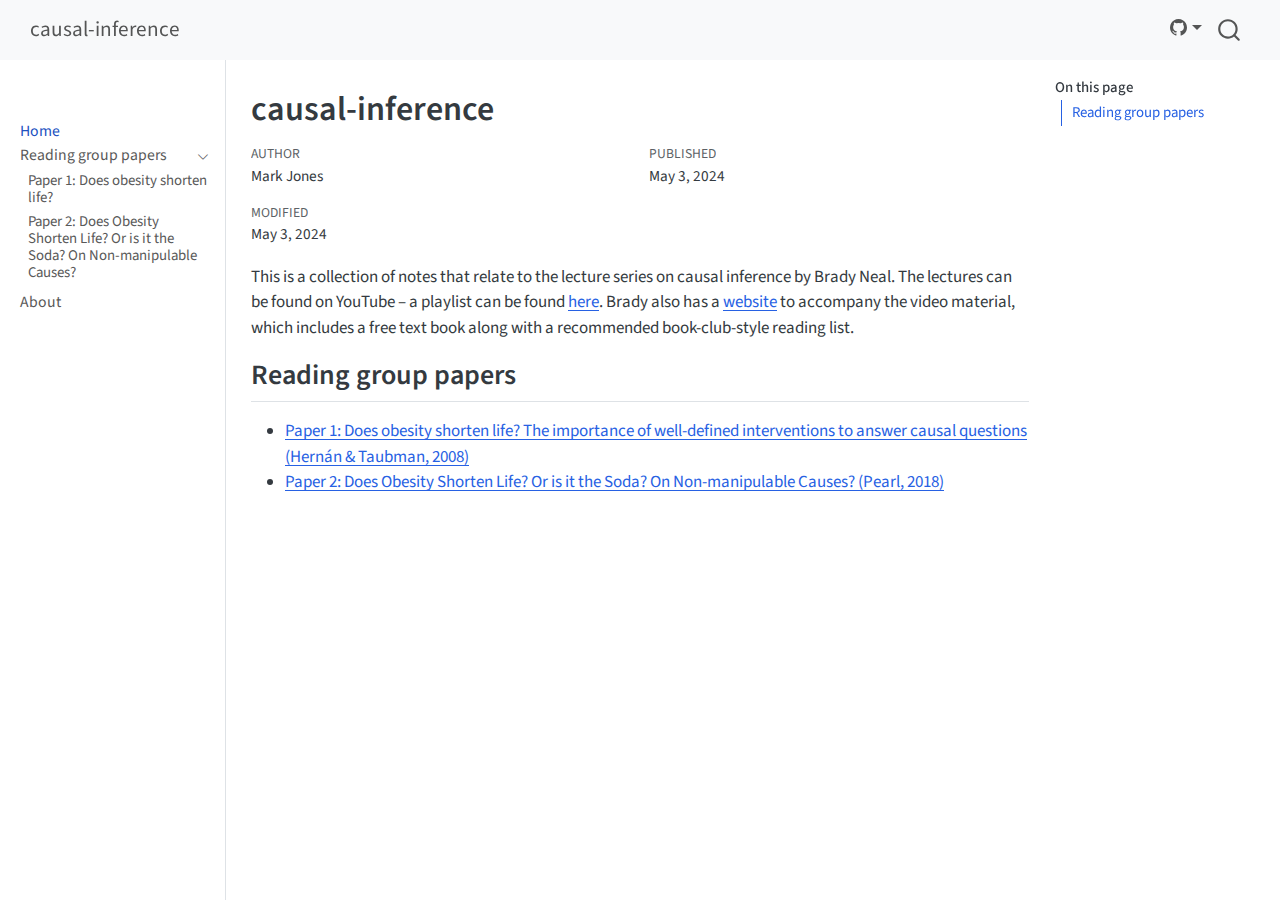
<file: index.html>
<!DOCTYPE html>
<html xmlns="http://www.w3.org/1999/xhtml" lang="en" xml:lang="en"><head>

<meta charset="utf-8">
<meta name="generator" content="quarto-1.4.542">

<meta name="viewport" content="width=device-width, initial-scale=1.0, user-scalable=yes">

<meta name="author" content="Mark Jones">
<meta name="dcterms.date" content="2024-05-03">

<title>causal-inference</title>
<style>
code{white-space: pre-wrap;}
span.smallcaps{font-variant: small-caps;}
div.columns{display: flex; gap: min(4vw, 1.5em);}
div.column{flex: auto; overflow-x: auto;}
div.hanging-indent{margin-left: 1.5em; text-indent: -1.5em;}
ul.task-list{list-style: none;}
ul.task-list li input[type="checkbox"] {
  width: 0.8em;
  margin: 0 0.8em 0.2em -1em; /* quarto-specific, see https://github.com/quarto-dev/quarto-cli/issues/4556 */ 
  vertical-align: middle;
}
</style>


<script src="site_libs/quarto-nav/quarto-nav.js"></script>
<script src="site_libs/quarto-nav/headroom.min.js"></script>
<script src="site_libs/clipboard/clipboard.min.js"></script>
<script src="site_libs/quarto-search/autocomplete.umd.js"></script>
<script src="site_libs/quarto-search/fuse.min.js"></script>
<script src="site_libs/quarto-search/quarto-search.js"></script>
<meta name="quarto:offset" content="./">
<script src="site_libs/quarto-html/quarto.js"></script>
<script src="site_libs/quarto-html/popper.min.js"></script>
<script src="site_libs/quarto-html/tippy.umd.min.js"></script>
<script src="site_libs/quarto-html/anchor.min.js"></script>
<link href="site_libs/quarto-html/tippy.css" rel="stylesheet">
<link href="site_libs/quarto-html/quarto-syntax-highlighting.css" rel="stylesheet" id="quarto-text-highlighting-styles">
<script src="site_libs/bootstrap/bootstrap.min.js"></script>
<link href="site_libs/bootstrap/bootstrap-icons.css" rel="stylesheet">
<link href="site_libs/bootstrap/bootstrap.min.css" rel="stylesheet" id="quarto-bootstrap" data-mode="light">
<script id="quarto-search-options" type="application/json">{
  "location": "navbar",
  "copy-button": false,
  "collapse-after": 3,
  "panel-placement": "end",
  "type": "overlay",
  "limit": 50,
  "keyboard-shortcut": [
    "f",
    "/",
    "s"
  ],
  "show-item-context": false,
  "language": {
    "search-no-results-text": "No results",
    "search-matching-documents-text": "matching documents",
    "search-copy-link-title": "Copy link to search",
    "search-hide-matches-text": "Hide additional matches",
    "search-more-match-text": "more match in this document",
    "search-more-matches-text": "more matches in this document",
    "search-clear-button-title": "Clear",
    "search-text-placeholder": "",
    "search-detached-cancel-button-title": "Cancel",
    "search-submit-button-title": "Submit",
    "search-label": "Search"
  }
}</script>


<link rel="stylesheet" href="styles.css">
</head>

<body class="nav-sidebar docked nav-fixed">

<div id="quarto-search-results"></div>
  <header id="quarto-header" class="headroom fixed-top">
    <nav class="navbar navbar-expand-lg " data-bs-theme="dark">
      <div class="navbar-container container-fluid">
      <div class="navbar-brand-container mx-auto">
    <a class="navbar-brand" href="./index.html">
    <span class="navbar-title">causal-inference</span>
    </a>
  </div>
        <div class="quarto-navbar-tools">
    <div class="dropdown">
      <a href="" title="" id="quarto-navigation-tool-dropdown-0" class="quarto-navigation-tool dropdown-toggle px-1" data-bs-toggle="dropdown" aria-expanded="false" aria-label=""><i class="bi bi-github"></i></a>
      <ul class="dropdown-menu dropdown-menu-end" aria-labelledby="quarto-navigation-tool-dropdown-0">
          <li>
            <a class="dropdown-item quarto-navbar-tools-item" href="https://github.com/maj-biostat/causal-inference">
            Source Code
            </a>
          </li>
          <li>
            <a class="dropdown-item quarto-navbar-tools-item" href="https://github.com/maj-biostat/causal-inference/issues">
            Report a Bug
            </a>
          </li>
      </ul>
    </div>
</div>
          <div id="quarto-search" class="" title="Search"></div>
      </div> <!-- /container-fluid -->
    </nav>
  <nav class="quarto-secondary-nav">
    <div class="container-fluid d-flex">
      <button type="button" class="quarto-btn-toggle btn" data-bs-toggle="collapse" data-bs-target=".quarto-sidebar-collapse-item" aria-controls="quarto-sidebar" aria-expanded="false" aria-label="Toggle sidebar navigation" onclick="if (window.quartoToggleHeadroom) { window.quartoToggleHeadroom(); }">
        <i class="bi bi-layout-text-sidebar-reverse"></i>
      </button>
        <nav class="quarto-page-breadcrumbs" aria-label="breadcrumb"><ol class="breadcrumb"><li class="breadcrumb-item"><a href="./index.html">Home</a></li></ol></nav>
        <a class="flex-grow-1" role="button" data-bs-toggle="collapse" data-bs-target=".quarto-sidebar-collapse-item" aria-controls="quarto-sidebar" aria-expanded="false" aria-label="Toggle sidebar navigation" onclick="if (window.quartoToggleHeadroom) { window.quartoToggleHeadroom(); }">      
        </a>
      <button type="button" class="btn quarto-search-button" aria-label="" onclick="window.quartoOpenSearch();">
        <i class="bi bi-search"></i>
      </button>
    </div>
  </nav>
</header>
<!-- content -->
<div id="quarto-content" class="quarto-container page-columns page-rows-contents page-layout-article page-navbar">
<!-- sidebar -->
  <nav id="quarto-sidebar" class="sidebar collapse collapse-horizontal quarto-sidebar-collapse-item sidebar-navigation docked overflow-auto">
        <div class="mt-2 flex-shrink-0 align-items-center">
        <div class="sidebar-search">
        <div id="quarto-search" class="" title="Search"></div>
        </div>
        </div>
    <div class="sidebar-menu-container"> 
    <ul class="list-unstyled mt-1">
        <li class="sidebar-item">
  <div class="sidebar-item-container"> 
  <a href="./index.html" class="sidebar-item-text sidebar-link active">
 <span class="menu-text">Home</span></a>
  </div>
</li>
        <li class="sidebar-item sidebar-item-section">
      <div class="sidebar-item-container"> 
            <a class="sidebar-item-text sidebar-link text-start" data-bs-toggle="collapse" data-bs-target="#quarto-sidebar-section-1" aria-expanded="true">
 <span class="menu-text">Reading group papers</span></a>
          <a class="sidebar-item-toggle text-start" data-bs-toggle="collapse" data-bs-target="#quarto-sidebar-section-1" aria-expanded="true" aria-label="Toggle section">
            <i class="bi bi-chevron-right ms-2"></i>
          </a> 
      </div>
      <ul id="quarto-sidebar-section-1" class="collapse list-unstyled sidebar-section depth1 show">  
          <li class="sidebar-item">
  <div class="sidebar-item-container"> 
  <a href="./reading-group-paper-01.html" class="sidebar-item-text sidebar-link">
 <span class="menu-text">Paper 1: Does obesity shorten life?</span></a>
  </div>
</li>
          <li class="sidebar-item">
  <div class="sidebar-item-container"> 
  <a href="./reading-group-paper-02.html" class="sidebar-item-text sidebar-link">
 <span class="menu-text">Paper 2: Does Obesity Shorten Life? Or is it the Soda? On Non-manipulable Causes?</span></a>
  </div>
</li>
      </ul>
  </li>
        <li class="sidebar-item">
  <div class="sidebar-item-container"> 
  <a href="./about.html" class="sidebar-item-text sidebar-link">
 <span class="menu-text">About</span></a>
  </div>
</li>
    </ul>
    </div>
</nav>
<div id="quarto-sidebar-glass" class="quarto-sidebar-collapse-item" data-bs-toggle="collapse" data-bs-target=".quarto-sidebar-collapse-item"></div>
<!-- margin-sidebar -->
    <div id="quarto-margin-sidebar" class="sidebar margin-sidebar">
        <nav id="TOC" role="doc-toc" class="toc-active">
    <h2 id="toc-title">On this page</h2>
   
  <ul>
  <li><a href="#reading-group-papers" id="toc-reading-group-papers" class="nav-link active" data-scroll-target="#reading-group-papers">Reading group papers</a></li>
  </ul>
</nav>
    </div>
<!-- main -->
<main class="content" id="quarto-document-content">

<header id="title-block-header" class="quarto-title-block default">
<div class="quarto-title">
<h1 class="title">causal-inference</h1>
</div>



<div class="quarto-title-meta">

    <div>
    <div class="quarto-title-meta-heading">Author</div>
    <div class="quarto-title-meta-contents">
             <p>Mark Jones </p>
          </div>
  </div>
    
    <div>
    <div class="quarto-title-meta-heading">Published</div>
    <div class="quarto-title-meta-contents">
      <p class="date">May 3, 2024</p>
    </div>
  </div>
  
    <div>
    <div class="quarto-title-meta-heading">Modified</div>
    <div class="quarto-title-meta-contents">
      <p class="date-modified">May 3, 2024</p>
    </div>
  </div>
    
  </div>
  


</header>


<p>This is a collection of notes that relate to the lecture series on causal inference by Brady Neal. The lectures can be found on YouTube – a playlist can be found <a href="https://www.youtube.com/playlist?list=PLoazKTcS0Rzb6bb9L508cyJ1z-U9iWkA0" target="_blank">here</a>. Brady also has a <a href="https://www.bradyneal.com/causal-inference-course" target="_blank">website</a> to accompany the video material, which includes a free text book along with a recommended book-club-style reading list.</p>
<section id="reading-group-papers" class="level2">
<h2 class="anchored" data-anchor-id="reading-group-papers">Reading group papers</h2>
<ul>
<li><a href="./reading-group-paper-01.html">Paper 1: Does obesity shorten life? The importance of well-defined interventions to answer causal questions (Hernán &amp; Taubman, 2008)</a></li>
<li><a href="./reading-group-paper-02.html">Paper 2: Does Obesity Shorten Life? Or is it the Soda? On Non-manipulable Causes? (Pearl, 2018)</a></li>
</ul>


</section>

</main> <!-- /main -->
<script id="quarto-html-after-body" type="application/javascript">
window.document.addEventListener("DOMContentLoaded", function (event) {
  const toggleBodyColorMode = (bsSheetEl) => {
    const mode = bsSheetEl.getAttribute("data-mode");
    const bodyEl = window.document.querySelector("body");
    if (mode === "dark") {
      bodyEl.classList.add("quarto-dark");
      bodyEl.classList.remove("quarto-light");
    } else {
      bodyEl.classList.add("quarto-light");
      bodyEl.classList.remove("quarto-dark");
    }
  }
  const toggleBodyColorPrimary = () => {
    const bsSheetEl = window.document.querySelector("link#quarto-bootstrap");
    if (bsSheetEl) {
      toggleBodyColorMode(bsSheetEl);
    }
  }
  toggleBodyColorPrimary();  
  const icon = "";
  const anchorJS = new window.AnchorJS();
  anchorJS.options = {
    placement: 'right',
    icon: icon
  };
  anchorJS.add('.anchored');
  const isCodeAnnotation = (el) => {
    for (const clz of el.classList) {
      if (clz.startsWith('code-annotation-')) {                     
        return true;
      }
    }
    return false;
  }
  const clipboard = new window.ClipboardJS('.code-copy-button', {
    text: function(trigger) {
      const codeEl = trigger.previousElementSibling.cloneNode(true);
      for (const childEl of codeEl.children) {
        if (isCodeAnnotation(childEl)) {
          childEl.remove();
        }
      }
      return codeEl.innerText;
    }
  });
  clipboard.on('success', function(e) {
    // button target
    const button = e.trigger;
    // don't keep focus
    button.blur();
    // flash "checked"
    button.classList.add('code-copy-button-checked');
    var currentTitle = button.getAttribute("title");
    button.setAttribute("title", "Copied!");
    let tooltip;
    if (window.bootstrap) {
      button.setAttribute("data-bs-toggle", "tooltip");
      button.setAttribute("data-bs-placement", "left");
      button.setAttribute("data-bs-title", "Copied!");
      tooltip = new bootstrap.Tooltip(button, 
        { trigger: "manual", 
          customClass: "code-copy-button-tooltip",
          offset: [0, -8]});
      tooltip.show();    
    }
    setTimeout(function() {
      if (tooltip) {
        tooltip.hide();
        button.removeAttribute("data-bs-title");
        button.removeAttribute("data-bs-toggle");
        button.removeAttribute("data-bs-placement");
      }
      button.setAttribute("title", currentTitle);
      button.classList.remove('code-copy-button-checked');
    }, 1000);
    // clear code selection
    e.clearSelection();
  });
  function tippyHover(el, contentFn, onTriggerFn, onUntriggerFn) {
    const config = {
      allowHTML: true,
      maxWidth: 500,
      delay: 100,
      arrow: false,
      appendTo: function(el) {
          return el.parentElement;
      },
      interactive: true,
      interactiveBorder: 10,
      theme: 'quarto',
      placement: 'bottom-start',
    };
    if (contentFn) {
      config.content = contentFn;
    }
    if (onTriggerFn) {
      config.onTrigger = onTriggerFn;
    }
    if (onUntriggerFn) {
      config.onUntrigger = onUntriggerFn;
    }
    window.tippy(el, config); 
  }
  const noterefs = window.document.querySelectorAll('a[role="doc-noteref"]');
  for (var i=0; i<noterefs.length; i++) {
    const ref = noterefs[i];
    tippyHover(ref, function() {
      // use id or data attribute instead here
      let href = ref.getAttribute('data-footnote-href') || ref.getAttribute('href');
      try { href = new URL(href).hash; } catch {}
      const id = href.replace(/^#\/?/, "");
      const note = window.document.getElementById(id);
      return note.innerHTML;
    });
  }
  const xrefs = window.document.querySelectorAll('a.quarto-xref');
  const processXRef = (id, note) => {
    // Strip column container classes
    const stripColumnClz = (el) => {
      el.classList.remove("page-full", "page-columns");
      if (el.children) {
        for (const child of el.children) {
          stripColumnClz(child);
        }
      }
    }
    stripColumnClz(note)
    if (id === null || id.startsWith('sec-')) {
      // Special case sections, only their first couple elements
      const container = document.createElement("div");
      if (note.children && note.children.length > 2) {
        container.appendChild(note.children[0].cloneNode(true));
        for (let i = 1; i < note.children.length; i++) {
          const child = note.children[i];
          if (child.tagName === "P" && child.innerText === "") {
            continue;
          } else {
            container.appendChild(child.cloneNode(true));
            break;
          }
        }
        if (window.Quarto?.typesetMath) {
          window.Quarto.typesetMath(container);
        }
        return container.innerHTML
      } else {
        if (window.Quarto?.typesetMath) {
          window.Quarto.typesetMath(note);
        }
        return note.innerHTML;
      }
    } else {
      // Remove any anchor links if they are present
      const anchorLink = note.querySelector('a.anchorjs-link');
      if (anchorLink) {
        anchorLink.remove();
      }
      if (window.Quarto?.typesetMath) {
        window.Quarto.typesetMath(note);
      }
      return note.innerHTML;
    }
  }
  for (var i=0; i<xrefs.length; i++) {
    const xref = xrefs[i];
    tippyHover(xref, undefined, function(instance) {
      instance.disable();
      let url = xref.getAttribute('href');
      let hash = undefined; 
      if (url.startsWith('#')) {
        hash = url;
      } else {
        try { hash = new URL(url).hash; } catch {}
      }
      if (hash) {
        const id = hash.replace(/^#\/?/, "");
        const note = window.document.getElementById(id);
        if (note !== null) {
          try {
            const html = processXRef(id, note.cloneNode(true));
            instance.setContent(html);
          } finally {
            instance.enable();
            instance.show();
          }
        } else {
          // See if we can fetch this
          fetch(url.split('#')[0])
          .then(res => res.text())
          .then(html => {
            const parser = new DOMParser();
            const htmlDoc = parser.parseFromString(html, "text/html");
            const note = htmlDoc.getElementById(id);
            if (note !== null) {
              const html = processXRef(id, note);
              instance.setContent(html);
            } 
          }).finally(() => {
            instance.enable();
            instance.show();
          });
        }
      } else {
        // See if we can fetch a full url (with no hash to target)
        // This is a special case and we should probably do some content thinning / targeting
        fetch(url)
        .then(res => res.text())
        .then(html => {
          const parser = new DOMParser();
          const htmlDoc = parser.parseFromString(html, "text/html");
          const note = htmlDoc.querySelector('main.content');
          if (note !== null) {
            // This should only happen for chapter cross references
            // (since there is no id in the URL)
            // remove the first header
            if (note.children.length > 0 && note.children[0].tagName === "HEADER") {
              note.children[0].remove();
            }
            const html = processXRef(null, note);
            instance.setContent(html);
          } 
        }).finally(() => {
          instance.enable();
          instance.show();
        });
      }
    }, function(instance) {
    });
  }
      let selectedAnnoteEl;
      const selectorForAnnotation = ( cell, annotation) => {
        let cellAttr = 'data-code-cell="' + cell + '"';
        let lineAttr = 'data-code-annotation="' +  annotation + '"';
        const selector = 'span[' + cellAttr + '][' + lineAttr + ']';
        return selector;
      }
      const selectCodeLines = (annoteEl) => {
        const doc = window.document;
        const targetCell = annoteEl.getAttribute("data-target-cell");
        const targetAnnotation = annoteEl.getAttribute("data-target-annotation");
        const annoteSpan = window.document.querySelector(selectorForAnnotation(targetCell, targetAnnotation));
        const lines = annoteSpan.getAttribute("data-code-lines").split(",");
        const lineIds = lines.map((line) => {
          return targetCell + "-" + line;
        })
        let top = null;
        let height = null;
        let parent = null;
        if (lineIds.length > 0) {
            //compute the position of the single el (top and bottom and make a div)
            const el = window.document.getElementById(lineIds[0]);
            top = el.offsetTop;
            height = el.offsetHeight;
            parent = el.parentElement.parentElement;
          if (lineIds.length > 1) {
            const lastEl = window.document.getElementById(lineIds[lineIds.length - 1]);
            const bottom = lastEl.offsetTop + lastEl.offsetHeight;
            height = bottom - top;
          }
          if (top !== null && height !== null && parent !== null) {
            // cook up a div (if necessary) and position it 
            let div = window.document.getElementById("code-annotation-line-highlight");
            if (div === null) {
              div = window.document.createElement("div");
              div.setAttribute("id", "code-annotation-line-highlight");
              div.style.position = 'absolute';
              parent.appendChild(div);
            }
            div.style.top = top - 2 + "px";
            div.style.height = height + 4 + "px";
            div.style.left = 0;
            let gutterDiv = window.document.getElementById("code-annotation-line-highlight-gutter");
            if (gutterDiv === null) {
              gutterDiv = window.document.createElement("div");
              gutterDiv.setAttribute("id", "code-annotation-line-highlight-gutter");
              gutterDiv.style.position = 'absolute';
              const codeCell = window.document.getElementById(targetCell);
              const gutter = codeCell.querySelector('.code-annotation-gutter');
              gutter.appendChild(gutterDiv);
            }
            gutterDiv.style.top = top - 2 + "px";
            gutterDiv.style.height = height + 4 + "px";
          }
          selectedAnnoteEl = annoteEl;
        }
      };
      const unselectCodeLines = () => {
        const elementsIds = ["code-annotation-line-highlight", "code-annotation-line-highlight-gutter"];
        elementsIds.forEach((elId) => {
          const div = window.document.getElementById(elId);
          if (div) {
            div.remove();
          }
        });
        selectedAnnoteEl = undefined;
      };
        // Handle positioning of the toggle
    window.addEventListener(
      "resize",
      throttle(() => {
        elRect = undefined;
        if (selectedAnnoteEl) {
          selectCodeLines(selectedAnnoteEl);
        }
      }, 10)
    );
    function throttle(fn, ms) {
    let throttle = false;
    let timer;
      return (...args) => {
        if(!throttle) { // first call gets through
            fn.apply(this, args);
            throttle = true;
        } else { // all the others get throttled
            if(timer) clearTimeout(timer); // cancel #2
            timer = setTimeout(() => {
              fn.apply(this, args);
              timer = throttle = false;
            }, ms);
        }
      };
    }
      // Attach click handler to the DT
      const annoteDls = window.document.querySelectorAll('dt[data-target-cell]');
      for (const annoteDlNode of annoteDls) {
        annoteDlNode.addEventListener('click', (event) => {
          const clickedEl = event.target;
          if (clickedEl !== selectedAnnoteEl) {
            unselectCodeLines();
            const activeEl = window.document.querySelector('dt[data-target-cell].code-annotation-active');
            if (activeEl) {
              activeEl.classList.remove('code-annotation-active');
            }
            selectCodeLines(clickedEl);
            clickedEl.classList.add('code-annotation-active');
          } else {
            // Unselect the line
            unselectCodeLines();
            clickedEl.classList.remove('code-annotation-active');
          }
        });
      }
  const findCites = (el) => {
    const parentEl = el.parentElement;
    if (parentEl) {
      const cites = parentEl.dataset.cites;
      if (cites) {
        return {
          el,
          cites: cites.split(' ')
        };
      } else {
        return findCites(el.parentElement)
      }
    } else {
      return undefined;
    }
  };
  var bibliorefs = window.document.querySelectorAll('a[role="doc-biblioref"]');
  for (var i=0; i<bibliorefs.length; i++) {
    const ref = bibliorefs[i];
    const citeInfo = findCites(ref);
    if (citeInfo) {
      tippyHover(citeInfo.el, function() {
        var popup = window.document.createElement('div');
        citeInfo.cites.forEach(function(cite) {
          var citeDiv = window.document.createElement('div');
          citeDiv.classList.add('hanging-indent');
          citeDiv.classList.add('csl-entry');
          var biblioDiv = window.document.getElementById('ref-' + cite);
          if (biblioDiv) {
            citeDiv.innerHTML = biblioDiv.innerHTML;
          }
          popup.appendChild(citeDiv);
        });
        return popup.innerHTML;
      });
    }
  }
});
</script>
</div> <!-- /content -->




</body></html>
</file>
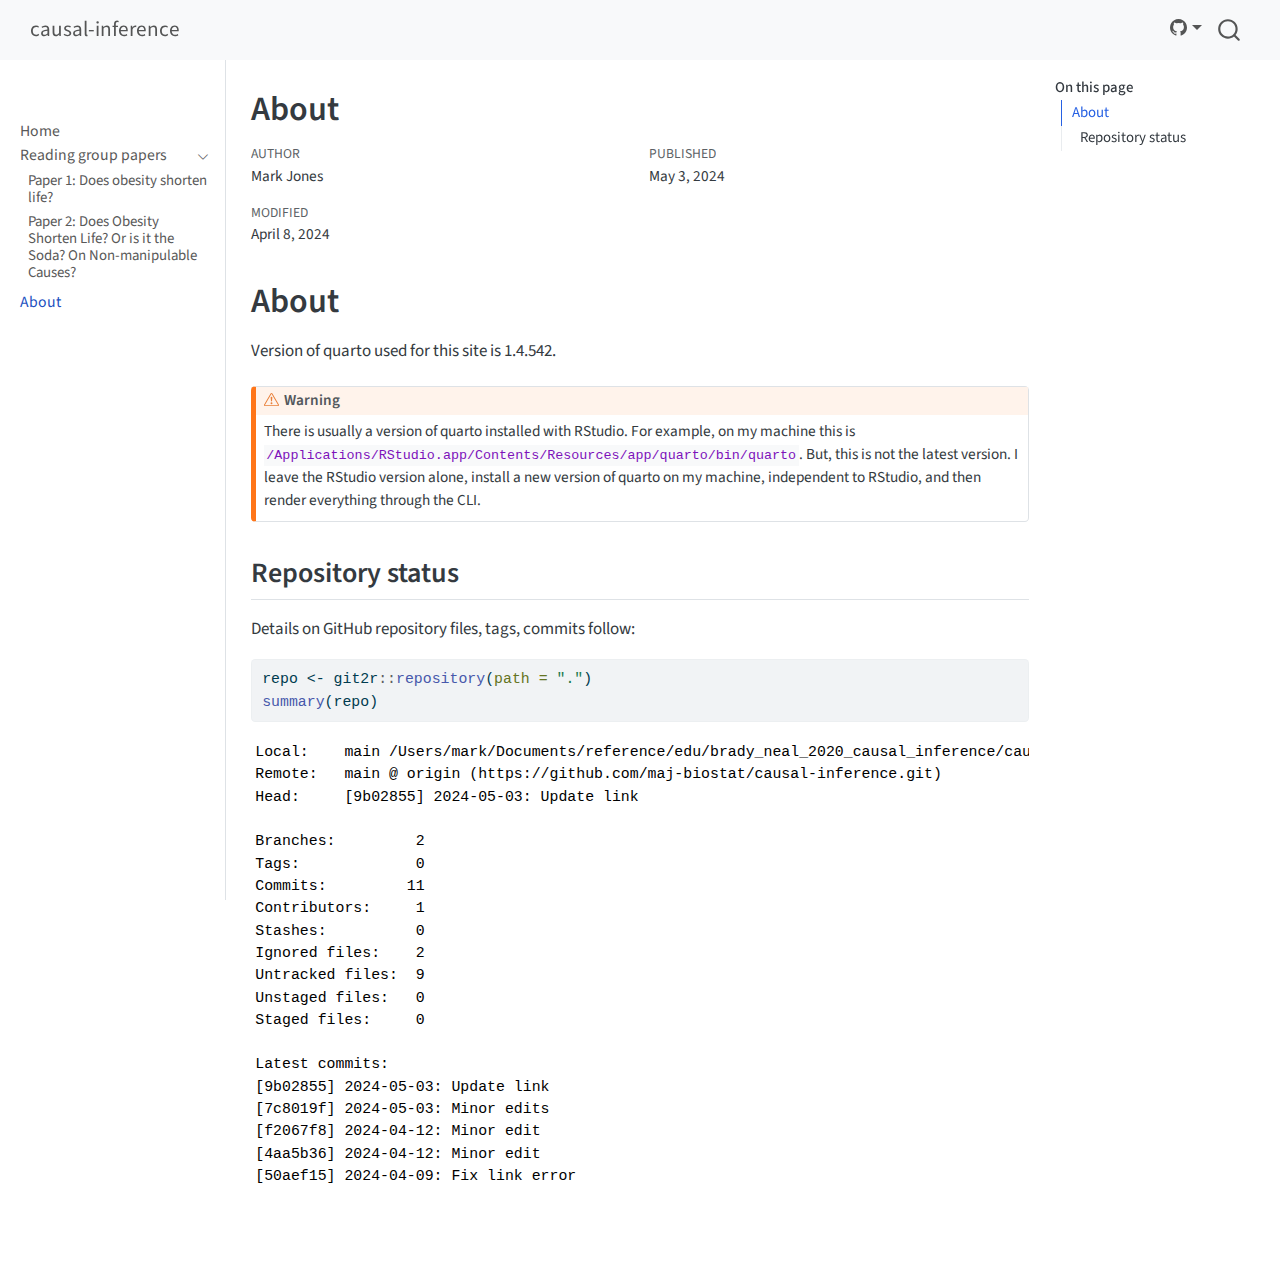
<file: about.html>
<!DOCTYPE html>
<html xmlns="http://www.w3.org/1999/xhtml" lang="en" xml:lang="en"><head>

<meta charset="utf-8">
<meta name="generator" content="quarto-1.4.542">

<meta name="viewport" content="width=device-width, initial-scale=1.0, user-scalable=yes">

<meta name="author" content="Mark Jones">
<meta name="dcterms.date" content="2024-05-03">

<title>causal-inference - About</title>
<style>
code{white-space: pre-wrap;}
span.smallcaps{font-variant: small-caps;}
div.columns{display: flex; gap: min(4vw, 1.5em);}
div.column{flex: auto; overflow-x: auto;}
div.hanging-indent{margin-left: 1.5em; text-indent: -1.5em;}
ul.task-list{list-style: none;}
ul.task-list li input[type="checkbox"] {
  width: 0.8em;
  margin: 0 0.8em 0.2em -1em; /* quarto-specific, see https://github.com/quarto-dev/quarto-cli/issues/4556 */ 
  vertical-align: middle;
}
/* CSS for syntax highlighting */
pre > code.sourceCode { white-space: pre; position: relative; }
pre > code.sourceCode > span { line-height: 1.25; }
pre > code.sourceCode > span:empty { height: 1.2em; }
.sourceCode { overflow: visible; }
code.sourceCode > span { color: inherit; text-decoration: inherit; }
div.sourceCode { margin: 1em 0; }
pre.sourceCode { margin: 0; }
@media screen {
div.sourceCode { overflow: auto; }
}
@media print {
pre > code.sourceCode { white-space: pre-wrap; }
pre > code.sourceCode > span { text-indent: -5em; padding-left: 5em; }
}
pre.numberSource code
  { counter-reset: source-line 0; }
pre.numberSource code > span
  { position: relative; left: -4em; counter-increment: source-line; }
pre.numberSource code > span > a:first-child::before
  { content: counter(source-line);
    position: relative; left: -1em; text-align: right; vertical-align: baseline;
    border: none; display: inline-block;
    -webkit-touch-callout: none; -webkit-user-select: none;
    -khtml-user-select: none; -moz-user-select: none;
    -ms-user-select: none; user-select: none;
    padding: 0 4px; width: 4em;
  }
pre.numberSource { margin-left: 3em;  padding-left: 4px; }
div.sourceCode
  {   }
@media screen {
pre > code.sourceCode > span > a:first-child::before { text-decoration: underline; }
}
</style>


<script src="site_libs/quarto-nav/quarto-nav.js"></script>
<script src="site_libs/quarto-nav/headroom.min.js"></script>
<script src="site_libs/clipboard/clipboard.min.js"></script>
<script src="site_libs/quarto-search/autocomplete.umd.js"></script>
<script src="site_libs/quarto-search/fuse.min.js"></script>
<script src="site_libs/quarto-search/quarto-search.js"></script>
<meta name="quarto:offset" content="./">
<script src="site_libs/quarto-html/quarto.js"></script>
<script src="site_libs/quarto-html/popper.min.js"></script>
<script src="site_libs/quarto-html/tippy.umd.min.js"></script>
<script src="site_libs/quarto-html/anchor.min.js"></script>
<link href="site_libs/quarto-html/tippy.css" rel="stylesheet">
<link href="site_libs/quarto-html/quarto-syntax-highlighting.css" rel="stylesheet" id="quarto-text-highlighting-styles">
<script src="site_libs/bootstrap/bootstrap.min.js"></script>
<link href="site_libs/bootstrap/bootstrap-icons.css" rel="stylesheet">
<link href="site_libs/bootstrap/bootstrap.min.css" rel="stylesheet" id="quarto-bootstrap" data-mode="light">
<script id="quarto-search-options" type="application/json">{
  "location": "navbar",
  "copy-button": false,
  "collapse-after": 3,
  "panel-placement": "end",
  "type": "overlay",
  "limit": 50,
  "keyboard-shortcut": [
    "f",
    "/",
    "s"
  ],
  "show-item-context": false,
  "language": {
    "search-no-results-text": "No results",
    "search-matching-documents-text": "matching documents",
    "search-copy-link-title": "Copy link to search",
    "search-hide-matches-text": "Hide additional matches",
    "search-more-match-text": "more match in this document",
    "search-more-matches-text": "more matches in this document",
    "search-clear-button-title": "Clear",
    "search-text-placeholder": "",
    "search-detached-cancel-button-title": "Cancel",
    "search-submit-button-title": "Submit",
    "search-label": "Search"
  }
}</script>


<link rel="stylesheet" href="styles.css">
</head>

<body class="nav-sidebar docked nav-fixed">

<div id="quarto-search-results"></div>
  <header id="quarto-header" class="headroom fixed-top">
    <nav class="navbar navbar-expand-lg " data-bs-theme="dark">
      <div class="navbar-container container-fluid">
      <div class="navbar-brand-container mx-auto">
    <a class="navbar-brand" href="./index.html">
    <span class="navbar-title">causal-inference</span>
    </a>
  </div>
        <div class="quarto-navbar-tools">
    <div class="dropdown">
      <a href="" title="" id="quarto-navigation-tool-dropdown-0" class="quarto-navigation-tool dropdown-toggle px-1" data-bs-toggle="dropdown" aria-expanded="false" aria-label=""><i class="bi bi-github"></i></a>
      <ul class="dropdown-menu dropdown-menu-end" aria-labelledby="quarto-navigation-tool-dropdown-0">
          <li>
            <a class="dropdown-item quarto-navbar-tools-item" href="https://github.com/maj-biostat/causal-inference">
            Source Code
            </a>
          </li>
          <li>
            <a class="dropdown-item quarto-navbar-tools-item" href="https://github.com/maj-biostat/causal-inference/issues">
            Report a Bug
            </a>
          </li>
      </ul>
    </div>
</div>
          <div id="quarto-search" class="" title="Search"></div>
      </div> <!-- /container-fluid -->
    </nav>
  <nav class="quarto-secondary-nav">
    <div class="container-fluid d-flex">
      <button type="button" class="quarto-btn-toggle btn" data-bs-toggle="collapse" data-bs-target=".quarto-sidebar-collapse-item" aria-controls="quarto-sidebar" aria-expanded="false" aria-label="Toggle sidebar navigation" onclick="if (window.quartoToggleHeadroom) { window.quartoToggleHeadroom(); }">
        <i class="bi bi-layout-text-sidebar-reverse"></i>
      </button>
        <nav class="quarto-page-breadcrumbs" aria-label="breadcrumb"><ol class="breadcrumb"><li class="breadcrumb-item"><a href="./about.html">About</a></li></ol></nav>
        <a class="flex-grow-1" role="button" data-bs-toggle="collapse" data-bs-target=".quarto-sidebar-collapse-item" aria-controls="quarto-sidebar" aria-expanded="false" aria-label="Toggle sidebar navigation" onclick="if (window.quartoToggleHeadroom) { window.quartoToggleHeadroom(); }">      
        </a>
      <button type="button" class="btn quarto-search-button" aria-label="" onclick="window.quartoOpenSearch();">
        <i class="bi bi-search"></i>
      </button>
    </div>
  </nav>
</header>
<!-- content -->
<div id="quarto-content" class="quarto-container page-columns page-rows-contents page-layout-article page-navbar">
<!-- sidebar -->
  <nav id="quarto-sidebar" class="sidebar collapse collapse-horizontal quarto-sidebar-collapse-item sidebar-navigation docked overflow-auto">
        <div class="mt-2 flex-shrink-0 align-items-center">
        <div class="sidebar-search">
        <div id="quarto-search" class="" title="Search"></div>
        </div>
        </div>
    <div class="sidebar-menu-container"> 
    <ul class="list-unstyled mt-1">
        <li class="sidebar-item">
  <div class="sidebar-item-container"> 
  <a href="./index.html" class="sidebar-item-text sidebar-link">
 <span class="menu-text">Home</span></a>
  </div>
</li>
        <li class="sidebar-item sidebar-item-section">
      <div class="sidebar-item-container"> 
            <a class="sidebar-item-text sidebar-link text-start" data-bs-toggle="collapse" data-bs-target="#quarto-sidebar-section-1" aria-expanded="true">
 <span class="menu-text">Reading group papers</span></a>
          <a class="sidebar-item-toggle text-start" data-bs-toggle="collapse" data-bs-target="#quarto-sidebar-section-1" aria-expanded="true" aria-label="Toggle section">
            <i class="bi bi-chevron-right ms-2"></i>
          </a> 
      </div>
      <ul id="quarto-sidebar-section-1" class="collapse list-unstyled sidebar-section depth1 show">  
          <li class="sidebar-item">
  <div class="sidebar-item-container"> 
  <a href="./reading-group-paper-01.html" class="sidebar-item-text sidebar-link">
 <span class="menu-text">Paper 1: Does obesity shorten life?</span></a>
  </div>
</li>
          <li class="sidebar-item">
  <div class="sidebar-item-container"> 
  <a href="./reading-group-paper-02.html" class="sidebar-item-text sidebar-link">
 <span class="menu-text">Paper 2: Does Obesity Shorten Life? Or is it the Soda? On Non-manipulable Causes?</span></a>
  </div>
</li>
      </ul>
  </li>
        <li class="sidebar-item">
  <div class="sidebar-item-container"> 
  <a href="./about.html" class="sidebar-item-text sidebar-link active">
 <span class="menu-text">About</span></a>
  </div>
</li>
    </ul>
    </div>
</nav>
<div id="quarto-sidebar-glass" class="quarto-sidebar-collapse-item" data-bs-toggle="collapse" data-bs-target=".quarto-sidebar-collapse-item"></div>
<!-- margin-sidebar -->
    <div id="quarto-margin-sidebar" class="sidebar margin-sidebar">
        <nav id="TOC" role="doc-toc" class="toc-active">
    <h2 id="toc-title">On this page</h2>
   
  <ul>
  <li><a href="#about" id="toc-about" class="nav-link active" data-scroll-target="#about">About</a>
  <ul class="collapse">
  <li><a href="#repository-status" id="toc-repository-status" class="nav-link" data-scroll-target="#repository-status">Repository status</a></li>
  </ul></li>
  </ul>
</nav>
    </div>
<!-- main -->
<main class="content" id="quarto-document-content">

<header id="title-block-header" class="quarto-title-block default">
<div class="quarto-title">
<h1 class="title">About</h1>
</div>



<div class="quarto-title-meta">

    <div>
    <div class="quarto-title-meta-heading">Author</div>
    <div class="quarto-title-meta-contents">
             <p>Mark Jones </p>
          </div>
  </div>
    
    <div>
    <div class="quarto-title-meta-heading">Published</div>
    <div class="quarto-title-meta-contents">
      <p class="date">May 3, 2024</p>
    </div>
  </div>
  
    <div>
    <div class="quarto-title-meta-heading">Modified</div>
    <div class="quarto-title-meta-contents">
      <p class="date-modified">April 8, 2024</p>
    </div>
  </div>
    
  </div>
  


</header>


<section id="about" class="level1 unnumbered">
<h1 class="unnumbered">About</h1>
<p>Version of quarto used for this site is 1.4.542.</p>
<div class="callout callout-style-default callout-warning callout-titled">
<div class="callout-header d-flex align-content-center">
<div class="callout-icon-container">
<i class="callout-icon"></i>
</div>
<div class="callout-title-container flex-fill">
Warning
</div>
</div>
<div class="callout-body-container callout-body">
<p>There is usually a version of quarto installed with RStudio. For example, on my machine this is <code>/Applications/RStudio.app/Contents/Resources/app/quarto/bin/quarto</code>. But, this is not the latest version. I leave the RStudio version alone, install a new version of quarto on my machine, independent to RStudio, and then render everything through the CLI.</p>
</div>
</div>
<section id="repository-status" class="level2 unnumbered">
<h2 class="unnumbered anchored" data-anchor-id="repository-status">Repository status</h2>
<p>Details on GitHub repository files, tags, commits follow:</p>
<div class="cell">
<div class="sourceCode cell-code" id="cb1"><pre class="sourceCode r code-with-copy"><code class="sourceCode r"><span id="cb1-1"><a href="#cb1-1" aria-hidden="true" tabindex="-1"></a>repo <span class="ot">&lt;-</span> git2r<span class="sc">::</span><span class="fu">repository</span>(<span class="at">path =</span> <span class="st">"."</span>)</span>
<span id="cb1-2"><a href="#cb1-2" aria-hidden="true" tabindex="-1"></a><span class="fu">summary</span>(repo)</span></code><button title="Copy to Clipboard" class="code-copy-button"><i class="bi"></i></button></pre></div>
<div class="cell-output cell-output-stdout">
<pre><code>Local:    main /Users/mark/Documents/reference/edu/brady_neal_2020_causal_inference/causal-inference
Remote:   main @ origin (https://github.com/maj-biostat/causal-inference.git)
Head:     [9b02855] 2024-05-03: Update link

Branches:         2
Tags:             0
Commits:         11
Contributors:     1
Stashes:          0
Ignored files:    2
Untracked files:  9
Unstaged files:   0
Staged files:     0

Latest commits:
[9b02855] 2024-05-03: Update link
[7c8019f] 2024-05-03: Minor edits
[f2067f8] 2024-04-12: Minor edit
[4aa5b36] 2024-04-12: Minor edit
[50aef15] 2024-04-09: Fix link error</code></pre>
</div>
</div>


</section>
</section>

</main> <!-- /main -->
<script id="quarto-html-after-body" type="application/javascript">
window.document.addEventListener("DOMContentLoaded", function (event) {
  const toggleBodyColorMode = (bsSheetEl) => {
    const mode = bsSheetEl.getAttribute("data-mode");
    const bodyEl = window.document.querySelector("body");
    if (mode === "dark") {
      bodyEl.classList.add("quarto-dark");
      bodyEl.classList.remove("quarto-light");
    } else {
      bodyEl.classList.add("quarto-light");
      bodyEl.classList.remove("quarto-dark");
    }
  }
  const toggleBodyColorPrimary = () => {
    const bsSheetEl = window.document.querySelector("link#quarto-bootstrap");
    if (bsSheetEl) {
      toggleBodyColorMode(bsSheetEl);
    }
  }
  toggleBodyColorPrimary();  
  const icon = "";
  const anchorJS = new window.AnchorJS();
  anchorJS.options = {
    placement: 'right',
    icon: icon
  };
  anchorJS.add('.anchored');
  const isCodeAnnotation = (el) => {
    for (const clz of el.classList) {
      if (clz.startsWith('code-annotation-')) {                     
        return true;
      }
    }
    return false;
  }
  const clipboard = new window.ClipboardJS('.code-copy-button', {
    text: function(trigger) {
      const codeEl = trigger.previousElementSibling.cloneNode(true);
      for (const childEl of codeEl.children) {
        if (isCodeAnnotation(childEl)) {
          childEl.remove();
        }
      }
      return codeEl.innerText;
    }
  });
  clipboard.on('success', function(e) {
    // button target
    const button = e.trigger;
    // don't keep focus
    button.blur();
    // flash "checked"
    button.classList.add('code-copy-button-checked');
    var currentTitle = button.getAttribute("title");
    button.setAttribute("title", "Copied!");
    let tooltip;
    if (window.bootstrap) {
      button.setAttribute("data-bs-toggle", "tooltip");
      button.setAttribute("data-bs-placement", "left");
      button.setAttribute("data-bs-title", "Copied!");
      tooltip = new bootstrap.Tooltip(button, 
        { trigger: "manual", 
          customClass: "code-copy-button-tooltip",
          offset: [0, -8]});
      tooltip.show();    
    }
    setTimeout(function() {
      if (tooltip) {
        tooltip.hide();
        button.removeAttribute("data-bs-title");
        button.removeAttribute("data-bs-toggle");
        button.removeAttribute("data-bs-placement");
      }
      button.setAttribute("title", currentTitle);
      button.classList.remove('code-copy-button-checked');
    }, 1000);
    // clear code selection
    e.clearSelection();
  });
  function tippyHover(el, contentFn, onTriggerFn, onUntriggerFn) {
    const config = {
      allowHTML: true,
      maxWidth: 500,
      delay: 100,
      arrow: false,
      appendTo: function(el) {
          return el.parentElement;
      },
      interactive: true,
      interactiveBorder: 10,
      theme: 'quarto',
      placement: 'bottom-start',
    };
    if (contentFn) {
      config.content = contentFn;
    }
    if (onTriggerFn) {
      config.onTrigger = onTriggerFn;
    }
    if (onUntriggerFn) {
      config.onUntrigger = onUntriggerFn;
    }
    window.tippy(el, config); 
  }
  const noterefs = window.document.querySelectorAll('a[role="doc-noteref"]');
  for (var i=0; i<noterefs.length; i++) {
    const ref = noterefs[i];
    tippyHover(ref, function() {
      // use id or data attribute instead here
      let href = ref.getAttribute('data-footnote-href') || ref.getAttribute('href');
      try { href = new URL(href).hash; } catch {}
      const id = href.replace(/^#\/?/, "");
      const note = window.document.getElementById(id);
      return note.innerHTML;
    });
  }
  const xrefs = window.document.querySelectorAll('a.quarto-xref');
  const processXRef = (id, note) => {
    // Strip column container classes
    const stripColumnClz = (el) => {
      el.classList.remove("page-full", "page-columns");
      if (el.children) {
        for (const child of el.children) {
          stripColumnClz(child);
        }
      }
    }
    stripColumnClz(note)
    if (id === null || id.startsWith('sec-')) {
      // Special case sections, only their first couple elements
      const container = document.createElement("div");
      if (note.children && note.children.length > 2) {
        container.appendChild(note.children[0].cloneNode(true));
        for (let i = 1; i < note.children.length; i++) {
          const child = note.children[i];
          if (child.tagName === "P" && child.innerText === "") {
            continue;
          } else {
            container.appendChild(child.cloneNode(true));
            break;
          }
        }
        if (window.Quarto?.typesetMath) {
          window.Quarto.typesetMath(container);
        }
        return container.innerHTML
      } else {
        if (window.Quarto?.typesetMath) {
          window.Quarto.typesetMath(note);
        }
        return note.innerHTML;
      }
    } else {
      // Remove any anchor links if they are present
      const anchorLink = note.querySelector('a.anchorjs-link');
      if (anchorLink) {
        anchorLink.remove();
      }
      if (window.Quarto?.typesetMath) {
        window.Quarto.typesetMath(note);
      }
      return note.innerHTML;
    }
  }
  for (var i=0; i<xrefs.length; i++) {
    const xref = xrefs[i];
    tippyHover(xref, undefined, function(instance) {
      instance.disable();
      let url = xref.getAttribute('href');
      let hash = undefined; 
      if (url.startsWith('#')) {
        hash = url;
      } else {
        try { hash = new URL(url).hash; } catch {}
      }
      if (hash) {
        const id = hash.replace(/^#\/?/, "");
        const note = window.document.getElementById(id);
        if (note !== null) {
          try {
            const html = processXRef(id, note.cloneNode(true));
            instance.setContent(html);
          } finally {
            instance.enable();
            instance.show();
          }
        } else {
          // See if we can fetch this
          fetch(url.split('#')[0])
          .then(res => res.text())
          .then(html => {
            const parser = new DOMParser();
            const htmlDoc = parser.parseFromString(html, "text/html");
            const note = htmlDoc.getElementById(id);
            if (note !== null) {
              const html = processXRef(id, note);
              instance.setContent(html);
            } 
          }).finally(() => {
            instance.enable();
            instance.show();
          });
        }
      } else {
        // See if we can fetch a full url (with no hash to target)
        // This is a special case and we should probably do some content thinning / targeting
        fetch(url)
        .then(res => res.text())
        .then(html => {
          const parser = new DOMParser();
          const htmlDoc = parser.parseFromString(html, "text/html");
          const note = htmlDoc.querySelector('main.content');
          if (note !== null) {
            // This should only happen for chapter cross references
            // (since there is no id in the URL)
            // remove the first header
            if (note.children.length > 0 && note.children[0].tagName === "HEADER") {
              note.children[0].remove();
            }
            const html = processXRef(null, note);
            instance.setContent(html);
          } 
        }).finally(() => {
          instance.enable();
          instance.show();
        });
      }
    }, function(instance) {
    });
  }
      let selectedAnnoteEl;
      const selectorForAnnotation = ( cell, annotation) => {
        let cellAttr = 'data-code-cell="' + cell + '"';
        let lineAttr = 'data-code-annotation="' +  annotation + '"';
        const selector = 'span[' + cellAttr + '][' + lineAttr + ']';
        return selector;
      }
      const selectCodeLines = (annoteEl) => {
        const doc = window.document;
        const targetCell = annoteEl.getAttribute("data-target-cell");
        const targetAnnotation = annoteEl.getAttribute("data-target-annotation");
        const annoteSpan = window.document.querySelector(selectorForAnnotation(targetCell, targetAnnotation));
        const lines = annoteSpan.getAttribute("data-code-lines").split(",");
        const lineIds = lines.map((line) => {
          return targetCell + "-" + line;
        })
        let top = null;
        let height = null;
        let parent = null;
        if (lineIds.length > 0) {
            //compute the position of the single el (top and bottom and make a div)
            const el = window.document.getElementById(lineIds[0]);
            top = el.offsetTop;
            height = el.offsetHeight;
            parent = el.parentElement.parentElement;
          if (lineIds.length > 1) {
            const lastEl = window.document.getElementById(lineIds[lineIds.length - 1]);
            const bottom = lastEl.offsetTop + lastEl.offsetHeight;
            height = bottom - top;
          }
          if (top !== null && height !== null && parent !== null) {
            // cook up a div (if necessary) and position it 
            let div = window.document.getElementById("code-annotation-line-highlight");
            if (div === null) {
              div = window.document.createElement("div");
              div.setAttribute("id", "code-annotation-line-highlight");
              div.style.position = 'absolute';
              parent.appendChild(div);
            }
            div.style.top = top - 2 + "px";
            div.style.height = height + 4 + "px";
            div.style.left = 0;
            let gutterDiv = window.document.getElementById("code-annotation-line-highlight-gutter");
            if (gutterDiv === null) {
              gutterDiv = window.document.createElement("div");
              gutterDiv.setAttribute("id", "code-annotation-line-highlight-gutter");
              gutterDiv.style.position = 'absolute';
              const codeCell = window.document.getElementById(targetCell);
              const gutter = codeCell.querySelector('.code-annotation-gutter');
              gutter.appendChild(gutterDiv);
            }
            gutterDiv.style.top = top - 2 + "px";
            gutterDiv.style.height = height + 4 + "px";
          }
          selectedAnnoteEl = annoteEl;
        }
      };
      const unselectCodeLines = () => {
        const elementsIds = ["code-annotation-line-highlight", "code-annotation-line-highlight-gutter"];
        elementsIds.forEach((elId) => {
          const div = window.document.getElementById(elId);
          if (div) {
            div.remove();
          }
        });
        selectedAnnoteEl = undefined;
      };
        // Handle positioning of the toggle
    window.addEventListener(
      "resize",
      throttle(() => {
        elRect = undefined;
        if (selectedAnnoteEl) {
          selectCodeLines(selectedAnnoteEl);
        }
      }, 10)
    );
    function throttle(fn, ms) {
    let throttle = false;
    let timer;
      return (...args) => {
        if(!throttle) { // first call gets through
            fn.apply(this, args);
            throttle = true;
        } else { // all the others get throttled
            if(timer) clearTimeout(timer); // cancel #2
            timer = setTimeout(() => {
              fn.apply(this, args);
              timer = throttle = false;
            }, ms);
        }
      };
    }
      // Attach click handler to the DT
      const annoteDls = window.document.querySelectorAll('dt[data-target-cell]');
      for (const annoteDlNode of annoteDls) {
        annoteDlNode.addEventListener('click', (event) => {
          const clickedEl = event.target;
          if (clickedEl !== selectedAnnoteEl) {
            unselectCodeLines();
            const activeEl = window.document.querySelector('dt[data-target-cell].code-annotation-active');
            if (activeEl) {
              activeEl.classList.remove('code-annotation-active');
            }
            selectCodeLines(clickedEl);
            clickedEl.classList.add('code-annotation-active');
          } else {
            // Unselect the line
            unselectCodeLines();
            clickedEl.classList.remove('code-annotation-active');
          }
        });
      }
  const findCites = (el) => {
    const parentEl = el.parentElement;
    if (parentEl) {
      const cites = parentEl.dataset.cites;
      if (cites) {
        return {
          el,
          cites: cites.split(' ')
        };
      } else {
        return findCites(el.parentElement)
      }
    } else {
      return undefined;
    }
  };
  var bibliorefs = window.document.querySelectorAll('a[role="doc-biblioref"]');
  for (var i=0; i<bibliorefs.length; i++) {
    const ref = bibliorefs[i];
    const citeInfo = findCites(ref);
    if (citeInfo) {
      tippyHover(citeInfo.el, function() {
        var popup = window.document.createElement('div');
        citeInfo.cites.forEach(function(cite) {
          var citeDiv = window.document.createElement('div');
          citeDiv.classList.add('hanging-indent');
          citeDiv.classList.add('csl-entry');
          var biblioDiv = window.document.getElementById('ref-' + cite);
          if (biblioDiv) {
            citeDiv.innerHTML = biblioDiv.innerHTML;
          }
          popup.appendChild(citeDiv);
        });
        return popup.innerHTML;
      });
    }
  }
});
</script>
</div> <!-- /content -->




</body></html>
</file>
<file: site_libs/quarto-html/tippy.css>
.tippy-box[data-animation=fade][data-state=hidden]{opacity:0}[data-tippy-root]{max-width:calc(100vw - 10px)}.tippy-box{position:relative;background-color:#333;color:#fff;border-radius:4px;font-size:14px;line-height:1.4;white-space:normal;outline:0;transition-property:transform,visibility,opacity}.tippy-box[data-placement^=top]>.tippy-arrow{bottom:0}.tippy-box[data-placement^=top]>.tippy-arrow:before{bottom:-7px;left:0;border-width:8px 8px 0;border-top-color:initial;transform-origin:center top}.tippy-box[data-placement^=bottom]>.tippy-arrow{top:0}.tippy-box[data-placement^=bottom]>.tippy-arrow:before{top:-7px;left:0;border-width:0 8px 8px;border-bottom-color:initial;transform-origin:center bottom}.tippy-box[data-placement^=left]>.tippy-arrow{right:0}.tippy-box[data-placement^=left]>.tippy-arrow:before{border-width:8px 0 8px 8px;border-left-color:initial;right:-7px;transform-origin:center left}.tippy-box[data-placement^=right]>.tippy-arrow{left:0}.tippy-box[data-placement^=right]>.tippy-arrow:before{left:-7px;border-width:8px 8px 8px 0;border-right-color:initial;transform-origin:center right}.tippy-box[data-inertia][data-state=visible]{transition-timing-function:cubic-bezier(.54,1.5,.38,1.11)}.tippy-arrow{width:16px;height:16px;color:#333}.tippy-arrow:before{content:"";position:absolute;border-color:transparent;border-style:solid}.tippy-content{position:relative;padding:5px 9px;z-index:1}
</file>
<file: site_libs/quarto-html/quarto-syntax-highlighting.css>
/* quarto syntax highlight colors */
:root {
  --quarto-hl-ot-color: #003B4F;
  --quarto-hl-at-color: #657422;
  --quarto-hl-ss-color: #20794D;
  --quarto-hl-an-color: #5E5E5E;
  --quarto-hl-fu-color: #4758AB;
  --quarto-hl-st-color: #20794D;
  --quarto-hl-cf-color: #003B4F;
  --quarto-hl-op-color: #5E5E5E;
  --quarto-hl-er-color: #AD0000;
  --quarto-hl-bn-color: #AD0000;
  --quarto-hl-al-color: #AD0000;
  --quarto-hl-va-color: #111111;
  --quarto-hl-bu-color: inherit;
  --quarto-hl-ex-color: inherit;
  --quarto-hl-pp-color: #AD0000;
  --quarto-hl-in-color: #5E5E5E;
  --quarto-hl-vs-color: #20794D;
  --quarto-hl-wa-color: #5E5E5E;
  --quarto-hl-do-color: #5E5E5E;
  --quarto-hl-im-color: #00769E;
  --quarto-hl-ch-color: #20794D;
  --quarto-hl-dt-color: #AD0000;
  --quarto-hl-fl-color: #AD0000;
  --quarto-hl-co-color: #5E5E5E;
  --quarto-hl-cv-color: #5E5E5E;
  --quarto-hl-cn-color: #8f5902;
  --quarto-hl-sc-color: #5E5E5E;
  --quarto-hl-dv-color: #AD0000;
  --quarto-hl-kw-color: #003B4F;
}

/* other quarto variables */
:root {
  --quarto-font-monospace: SFMono-Regular, Menlo, Monaco, Consolas, "Liberation Mono", "Courier New", monospace;
}

pre > code.sourceCode > span {
  color: #003B4F;
}

code span {
  color: #003B4F;
}

code.sourceCode > span {
  color: #003B4F;
}

div.sourceCode,
div.sourceCode pre.sourceCode {
  color: #003B4F;
}

code span.ot {
  color: #003B4F;
  font-style: inherit;
}

code span.at {
  color: #657422;
  font-style: inherit;
}

code span.ss {
  color: #20794D;
  font-style: inherit;
}

code span.an {
  color: #5E5E5E;
  font-style: inherit;
}

code span.fu {
  color: #4758AB;
  font-style: inherit;
}

code span.st {
  color: #20794D;
  font-style: inherit;
}

code span.cf {
  color: #003B4F;
  font-style: inherit;
}

code span.op {
  color: #5E5E5E;
  font-style: inherit;
}

code span.er {
  color: #AD0000;
  font-style: inherit;
}

code span.bn {
  color: #AD0000;
  font-style: inherit;
}

code span.al {
  color: #AD0000;
  font-style: inherit;
}

code span.va {
  color: #111111;
  font-style: inherit;
}

code span.bu {
  font-style: inherit;
}

code span.ex {
  font-style: inherit;
}

code span.pp {
  color: #AD0000;
  font-style: inherit;
}

code span.in {
  color: #5E5E5E;
  font-style: inherit;
}

code span.vs {
  color: #20794D;
  font-style: inherit;
}

code span.wa {
  color: #5E5E5E;
  font-style: italic;
}

code span.do {
  color: #5E5E5E;
  font-style: italic;
}

code span.im {
  color: #00769E;
  font-style: inherit;
}

code span.ch {
  color: #20794D;
  font-style: inherit;
}

code span.dt {
  color: #AD0000;
  font-style: inherit;
}

code span.fl {
  color: #AD0000;
  font-style: inherit;
}

code span.co {
  color: #5E5E5E;
  font-style: inherit;
}

code span.cv {
  color: #5E5E5E;
  font-style: italic;
}

code span.cn {
  color: #8f5902;
  font-style: inherit;
}

code span.sc {
  color: #5E5E5E;
  font-style: inherit;
}

code span.dv {
  color: #AD0000;
  font-style: inherit;
}

code span.kw {
  color: #003B4F;
  font-style: inherit;
}

.prevent-inlining {
  content: "</";
}

/*# sourceMappingURL=debc5d5d77c3f9108843748ff7464032.css.map */
</file>
<file: styles.css>
/* css styles */
</file>
